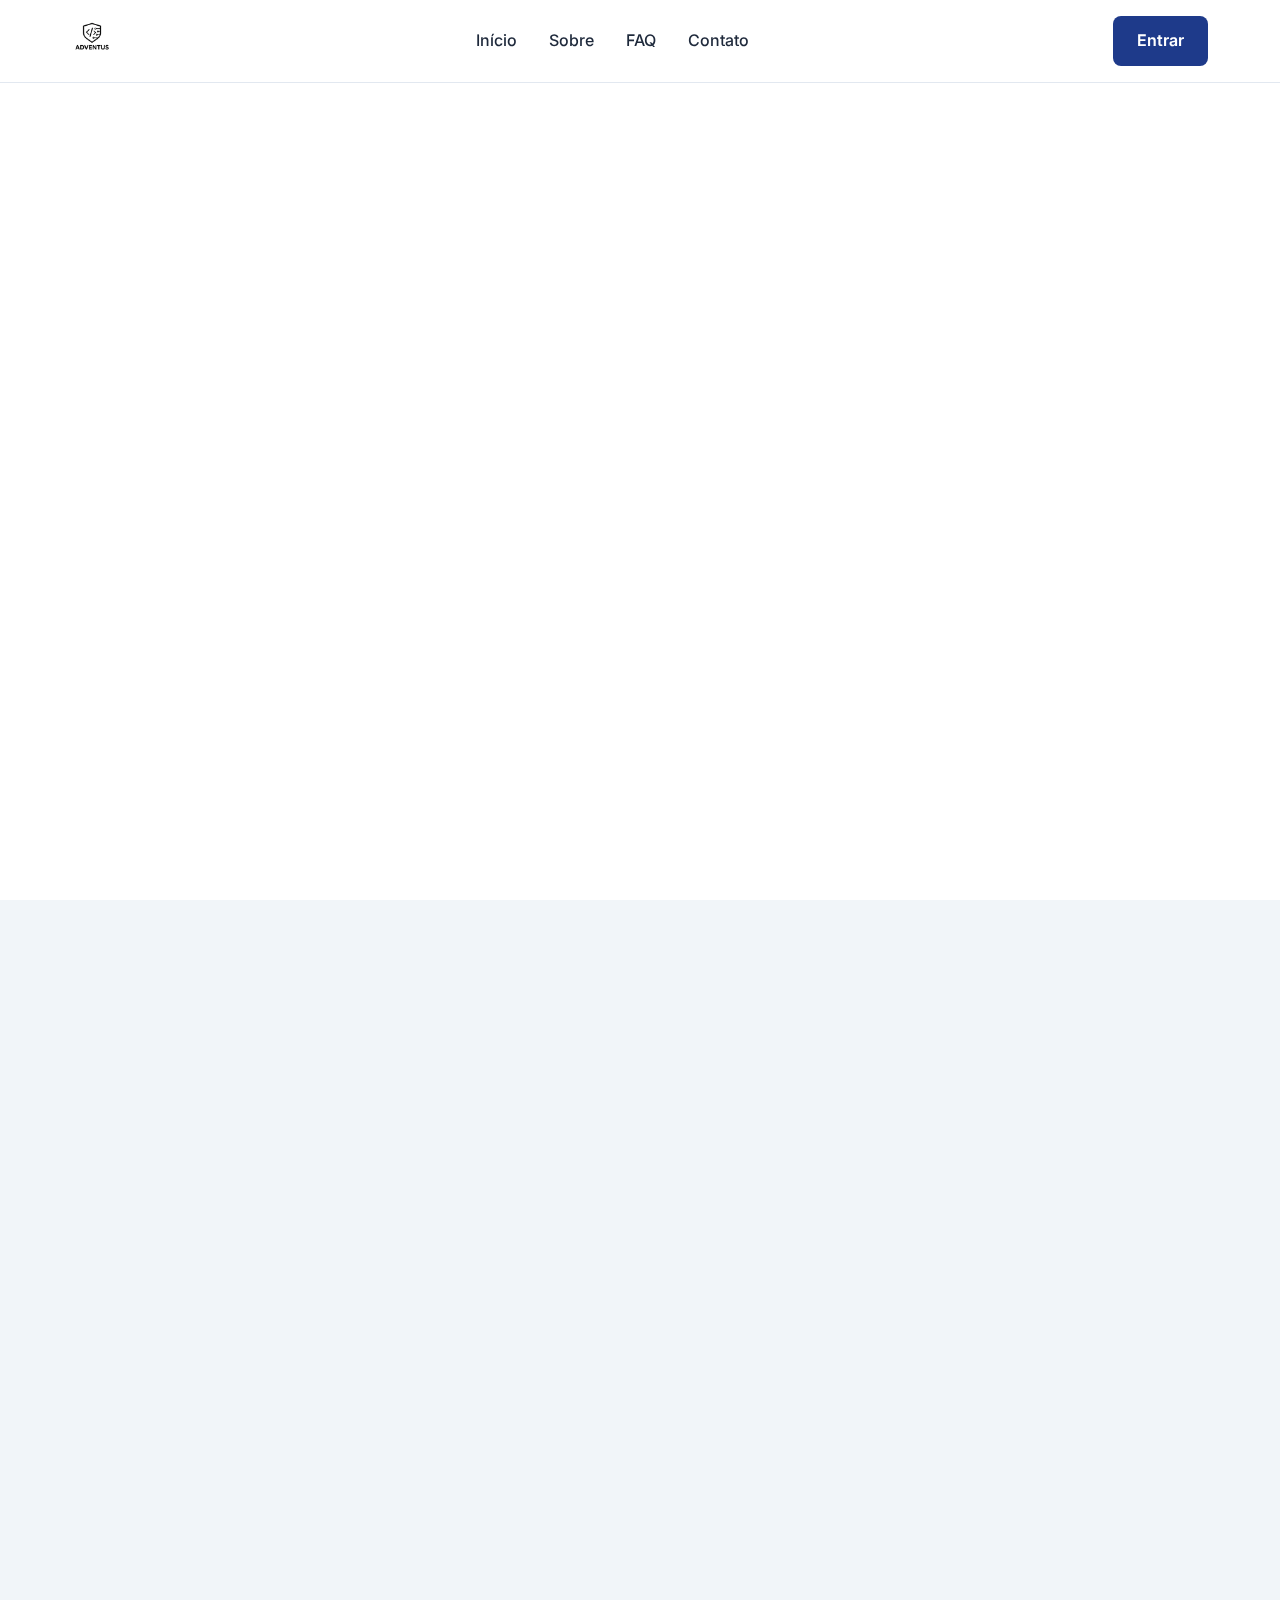
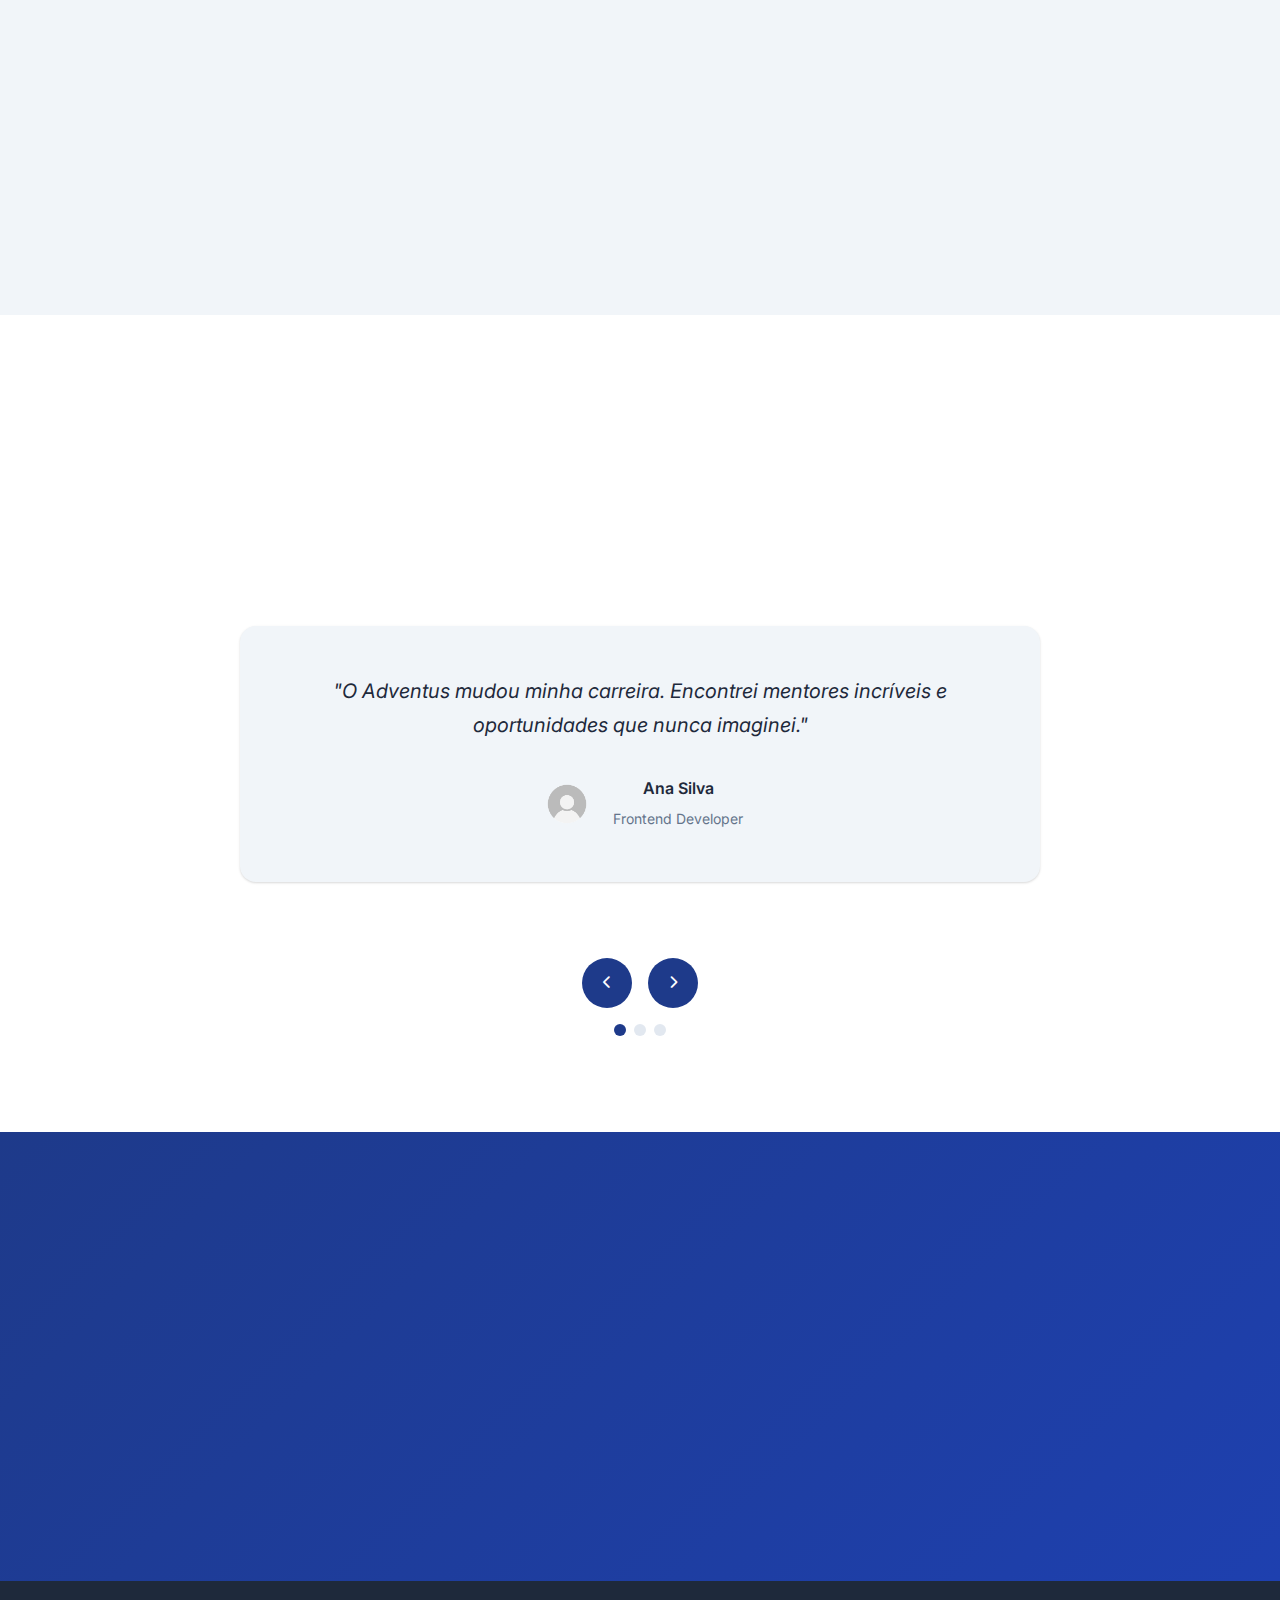
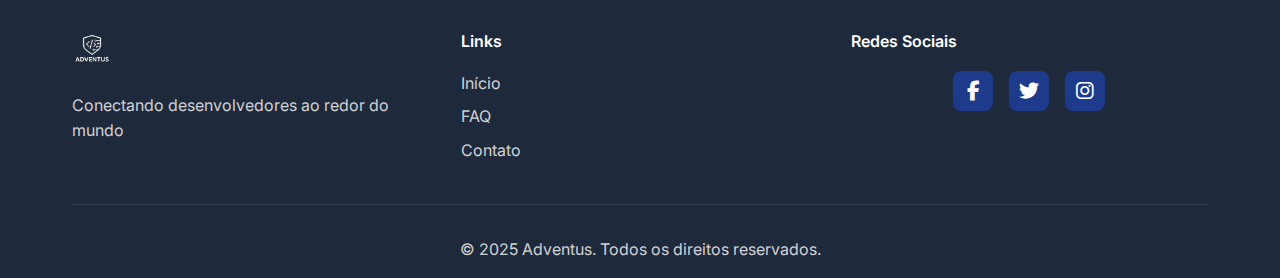
<file: index.html>
<!DOCTYPE html>
<html lang="pt-br">
<head>
    <meta charset="UTF-8">
    <meta name="viewport" content="width=device-width, initial-scale=1.0">
    <link rel="stylesheet" href="css/principal.css">
    <link rel="preconnect" href="https://fonts.googleapis.com">
    <link rel="preconnect" href="https://fonts.gstatic.com" crossorigin>
    <link href="https://fonts.googleapis.com/css2?family=Inter:wght@300;400;500;600;700&display=swap" rel="stylesheet">
    <link rel="stylesheet" href="https://cdnjs.cloudflare.com/ajax/libs/font-awesome/6.4.0/css/all.min.css">
    <link rel="icon" href="img/Adventus-Logo.png">
    <title>Adventus - Rede Social para Desenvolvedores</title>
</head>
<body>
    <nav class="navbar">
        <div class="nav-container">
            <div class="logo">
                <img src="img/Adventus.png" alt="Adventus">
            </div>
            <ul class="nav-menu">
                <li><a href="#home">Início</a></li>
                <li><a href="#sobre">Sobre</a></li>
                <li><a href="faq.html">FAQ</a></li>
                <li><a href="contato.html">Contato</a></li>
            </ul>
            <a href="login.html" class="cta-btn">Entrar</a>
        </div>
    </nav>

    <section id="home" class="hero">
        <div class="hero-content fade-in">
            <h1>Conecte-se com desenvolvedores ao redor do mundo</h1>
            <p>A rede social feita especialmente para programadores, desenvolvedores e entusiastas da tecnologia. Compartilhe conhecimento, aprenda e cresça junto com a comunidade.</p>
            <div class="hero-buttons">
                <a href="login.html" class="btn-primary">Começar Agora</a>
                <a href="#sobre" class="btn-secondary">Saiba Mais</a>
            </div>
        </div>
        <div class="hero-image fade-in">
            <img src="img/Hand coding.gif" alt="Desenvolvedor programando">
        </div>
    </section>

    <section id="sobre" class="about-section">
        <div class="container">
            <div class="section-header slide-up">
                <h2>Para quem foi feita esta rede social?</h2>
                <p>O Adventus foi criado pensando em todos os profissionais e entusiastas do mundo tech</p>
            </div>
            <div class="target-grid">
                <div class="target-card slide-up">
                    <i class="fas fa-code"></i>
                    <h3>Desenvolvedores</h3>
                    <p>Frontend, Backend, Fullstack - conecte-se com outros devs e compartilhe experiências</p>
                </div>
                <div class="target-card slide-up">
                    <i class="fas fa-graduation-cap"></i>
                    <h3>Estudantes</h3>
                    <p>Aprendendo programação? Encontre mentores e colegas para estudar junto</p>
                </div>
                <div class="target-card slide-up">
                    <i class="fas fa-briefcase"></i>
                    <h3>Profissionais de TI</h3>
                    <p>Analistas, arquitetos, gerentes - networking profissional na área tech</p>
                </div>
                <div class="target-card slide-up">
                    <i class="fas fa-lightbulb"></i>
                    <h3>Empreendedores Tech</h3>
                    <p>Startups, founders e inovadores - encontre parceiros e investidores</p>
                </div>
            </div>
        </div>
    </section>

    <section class="testimonials-section">
        <div class="container">
            <div class="section-header slide-up">
                <h2>O que dizem sobre o Adventus</h2>
                <p>Depoimentos de desenvolvedores que já fazem parte da nossa comunidade</p>
            </div>
            <div class="testimonials-slider">
                <div class="testimonial-track">
                    <div class="testimonial-card active">
                        <div class="testimonial-content">
                            <p>"O Adventus mudou minha carreira. Encontrei mentores incríveis e oportunidades que nunca imaginei."</p>
                            <div class="testimonial-author">
                                <img src="img/usuario.png" alt="Ana Silva">
                                <div>
                                    <h4>Ana Silva</h4>
                                    <span>Frontend Developer</span>
                                </div>
                            </div>
                        </div>
                    </div>
                    <div class="testimonial-card">
                        <div class="testimonial-content">
                            <p>"Comunidade incrível! Sempre encontro ajuda para resolver problemas complexos de programação."</p>
                            <div class="testimonial-author">
                                <img src="img/usuario.png" alt="Carlos Santos">
                                <div>
                                    <h4>Carlos Santos</h4>
                                    <span>Backend Developer</span>
                                </div>
                            </div>
                        </div>
                    </div>
                    <div class="testimonial-card">
                        <div class="testimonial-content">
                            <p>"Plataforma perfeita para networking. Consegui meu emprego atual através de conexões do Adventus."</p>
                            <div class="testimonial-author">
                                <img src="img/usuario.png" alt="Maria Costa">
                                <div>
                                    <h4>Maria Costa</h4>
                                    <span>Fullstack Developer</span>
                                </div>
                            </div>
                        </div>
                    </div>
                </div>
                <div class="slider-controls">
                    <button class="slider-btn prev"><i class="fas fa-chevron-left"></i></button>
                    <button class="slider-btn next"><i class="fas fa-chevron-right"></i></button>
                </div>
                <div class="slider-dots">
                    <span class="dot active" data-slide="0"></span>
                    <span class="dot" data-slide="1"></span>
                    <span class="dot" data-slide="2"></span>
                </div>
            </div>
        </div>
    </section>

    <section class="cta-section">
        <div class="container">
            <div class="cta-content slide-up">
                <h2>Pronto para fazer parte da comunidade?</h2>
                <p>Junte-se a milhares de desenvolvedores e comece a construir sua rede profissional hoje mesmo.</p>
                <a href="login.html" class="btn-primary large">Criar Conta Gratuita</a>
            </div>
        </div>
    </section>

    <footer class="footer">
        <div class="container">
            <div class="footer-content">
                <div class="footer-logo">
                    <img src="img/Adventus-Logo.png" alt="Adventus">
                    <p>Conectando desenvolvedores ao redor do mundo</p>
                </div>
                <div class="footer-links">
                    <h4>Links</h4>
                    <ul>
                        <li><a href="#home">Início</a></li>
                        <li><a href="faq.html">FAQ</a></li>
                        <li><a href="contato.html">Contato</a></li>
                    </ul>
                </div>
                <div class="footer-social">
                    <h4>Redes Sociais</h4>
                    <div class="social-icons">
                        <a href="#"><i class="fab fa-facebook-f"></i></a>
                        <a href="#"><i class="fab fa-twitter"></i></a>
                        <a href="#"><i class="fab fa-instagram"></i></a>
                    </div>
                </div>
            </div>
            <div class="footer-bottom">
                <p>&copy; 2025 Adventus. Todos os direitos reservados.</p>
            </div>
        </div>
    </footer>

    <script src="js/principal.js"></script>
</body>
</html>
</file>
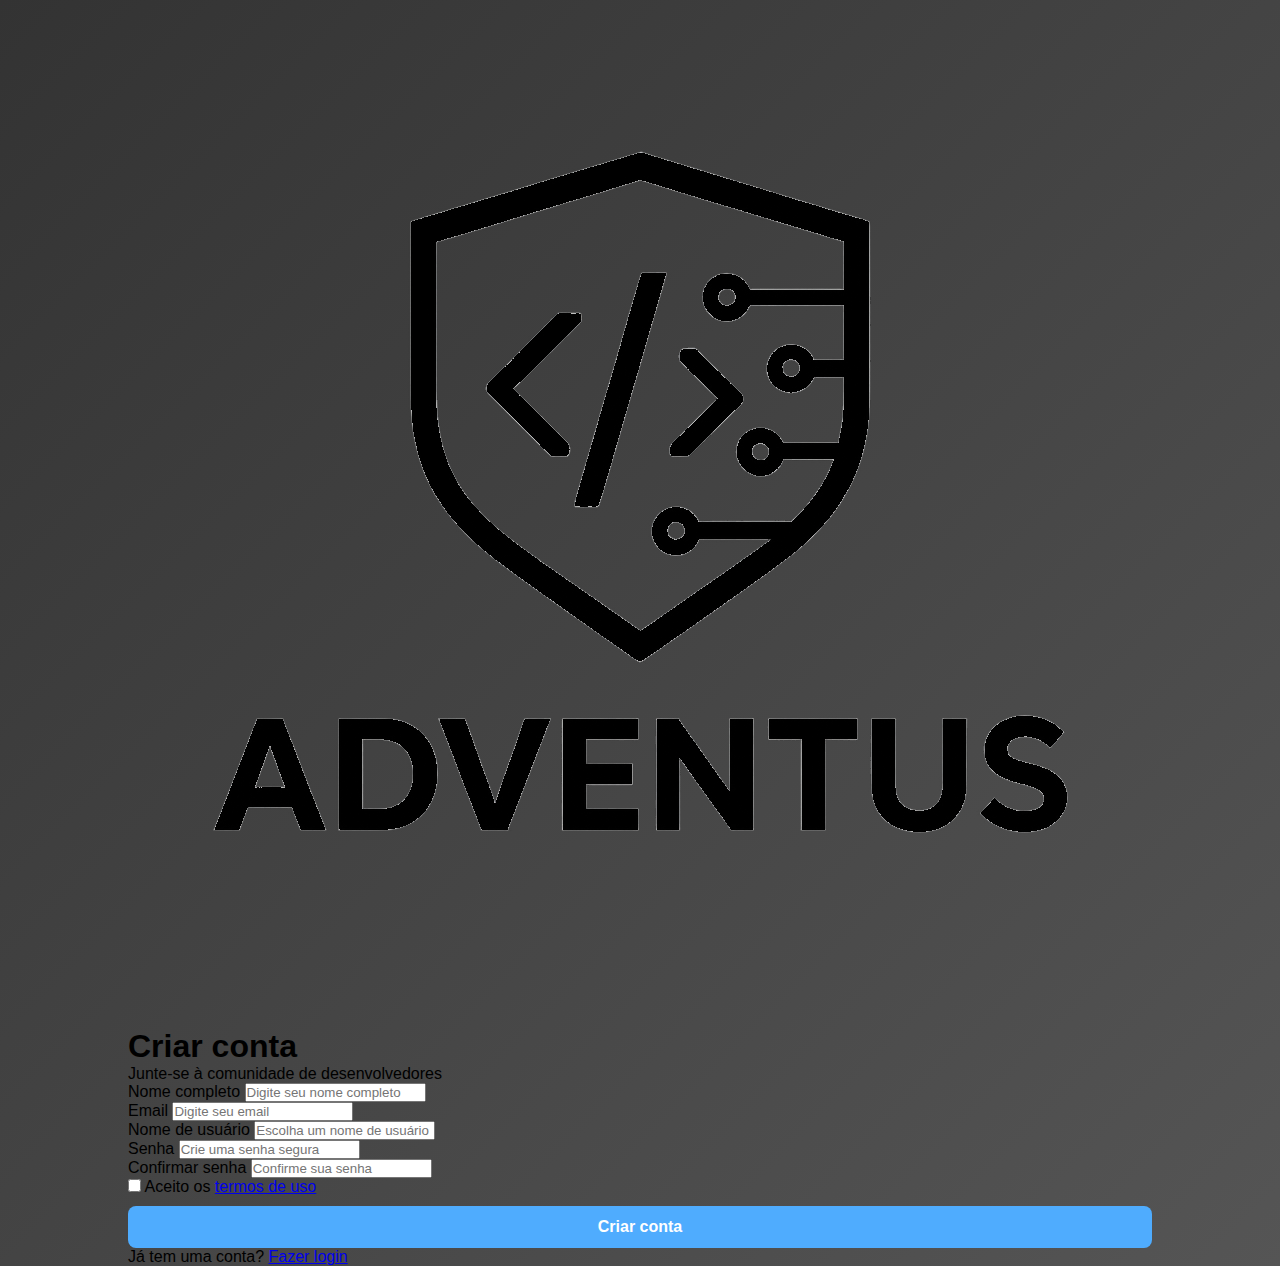
<file: cadastro.html>
<!DOCTYPE html>
<html lang="pt-br">
  <head>
    <meta charset="UTF-8" />
    <meta name="viewport" content="width=device-width, initial-scale=1.0" />
    <link rel="stylesheet" href="css/login.css" />
    <link rel="preconnect" href="https://fonts.googleapis.com" />
    <link rel="preconnect" href="https://fonts.gstatic.com" crossorigin />
    <link
      href="https://fonts.googleapis.com/css2?family=Inter:wght@300;400;500;600;700&display=swap"
      rel="stylesheet"
    />
    <link rel="icon" href="img/Adventus-Logo.png" />
    <title>Adventus - Cadastro</title>
  </head>
  <body>
    <main class="login-container">
      <div class="login-card">
        <header class="login-header">
          <img src="img/Adventus.png" alt="Logo Adventus" class="logo" />
          <h1>Criar conta</h1>
          <p>Junte-se à comunidade de desenvolvedores</p>
        </header>

        <form class="login-form" novalidate>
          <div class="form-group">
            <label for="fullname">Nome completo</label>
            <input
              type="text"
              id="fullname"
              name="fullname"
              placeholder="Digite seu nome completo"
              required
              autocomplete="name"
            />
          </div>

          <div class="form-group">
            <label for="email">Email</label>
            <input
              type="email"
              id="email"
              name="email"
              placeholder="Digite seu email"
              required
              autocomplete="email"
            />
          </div>

          <div class="form-group">
            <label for="username">Nome de usuário</label>
            <input
              type="text"
              id="username"
              name="username"
              placeholder="Escolha um nome de usuário"
              required
              autocomplete="username"
            />
          </div>

          <div class="form-group">
            <label for="password">Senha</label>
            <input
              type="password"
              id="password"
              name="password"
              placeholder="Crie uma senha segura"
              required
              autocomplete="new-password"
            />
          </div>

          <div class="form-group">
            <label for="confirm-password">Confirmar senha</label>
            <input
              type="password"
              id="confirm-password"
              name="confirm-password"
              placeholder="Confirme sua senha"
              required
              autocomplete="new-password"
            />
          </div>

          <div class="form-options">
            <label class="checkbox-container">
              <input type="checkbox" id="terms" name="terms" required />
              <span class="checkmark"></span>
              Aceito os <a href="#" class="forgot-password">termos de uso</a>
            </label>
          </div>

          <button type="submit" id="cadastroBtn" class="login-btn">
            Criar conta
          </button>
        </form>

        <div class="signup-link">
          <p>Já tem uma conta? <a href="login.html">Fazer login</a></p>
        </div>
      </div>
    </main>
    <script src="js/cadastro.js"></script>
  </body>
</html>
</file>
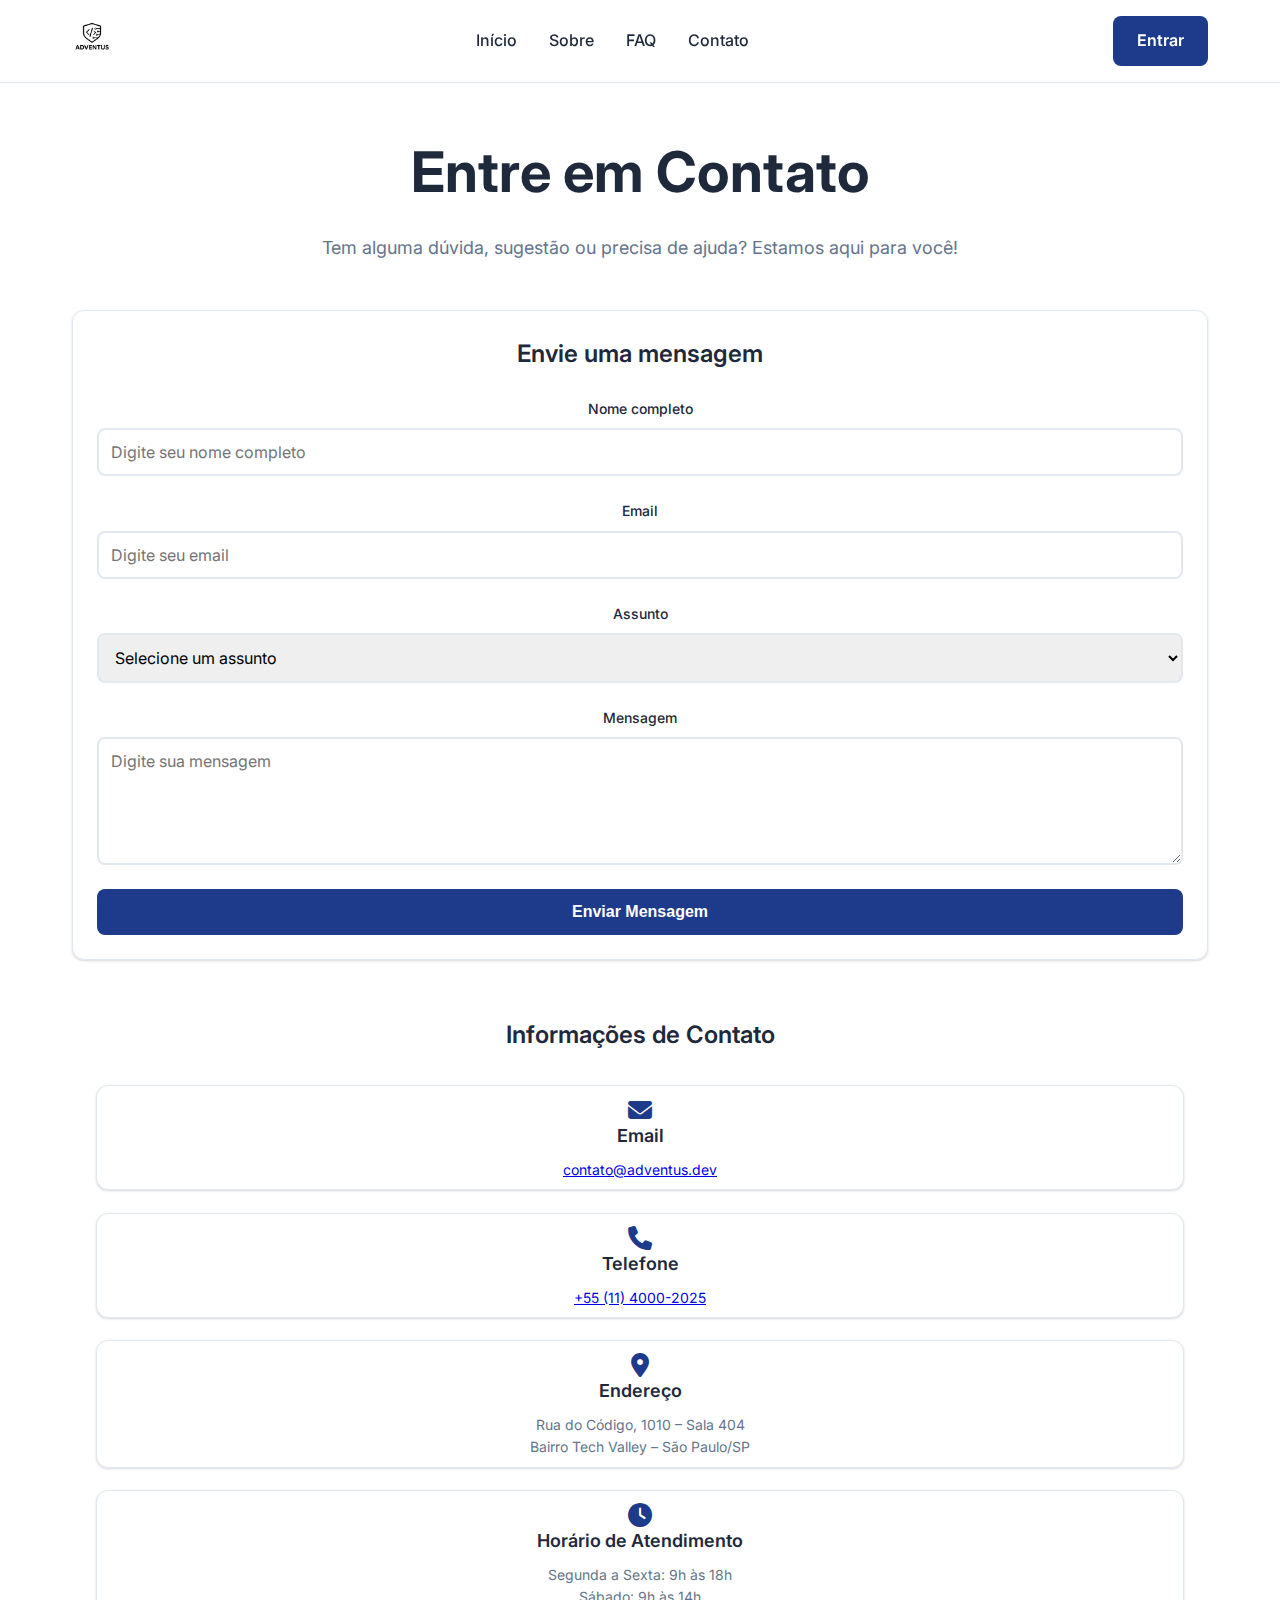
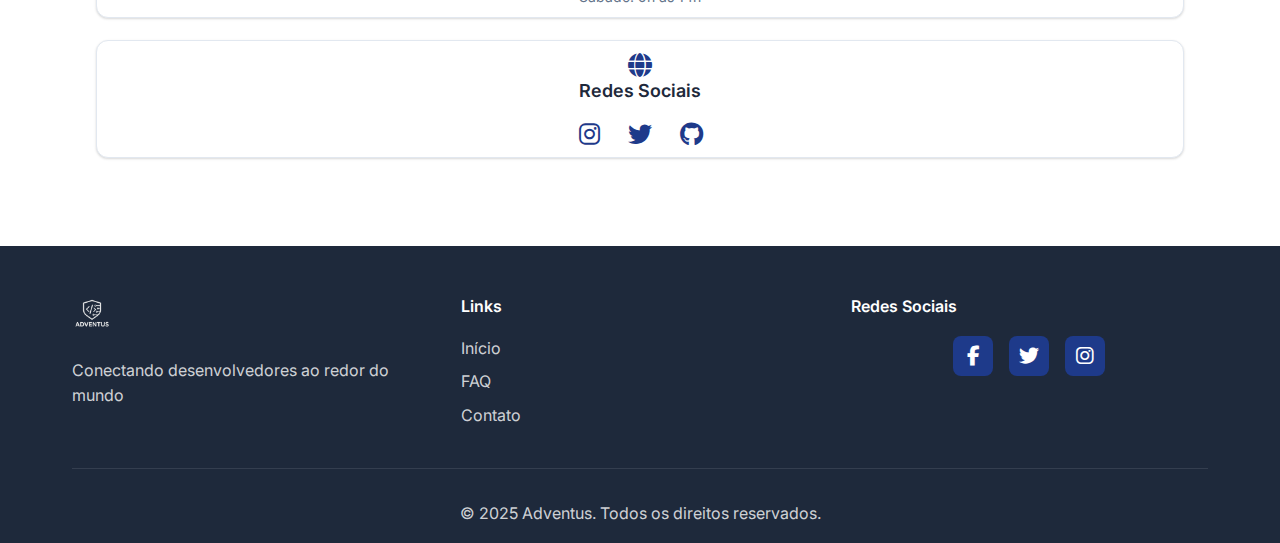
<file: contato.html>
<!DOCTYPE html>
<html lang="pt-br">
  <head>
    <meta charset="UTF-8" />
    <meta name="viewport" content="width=device-width, initial-scale=1.0" />
    <link rel="stylesheet" href="css/principal.css" />

    <link rel="icon" href="img/Adventus-Logo.png" />
    <link rel="preconnect" href="https://fonts.googleapis.com" />
    <link rel="preconnect" href="https://fonts.gstatic.com" crossorigin />
    <link
      href="https://fonts.googleapis.com/css2?family=Inter:wght@300;400;500;600;700&display=swap"
      rel="stylesheet"
    />
    <link
      rel="stylesheet"
      href="https://cdnjs.cloudflare.com/ajax/libs/font-awesome/6.4.0/css/all.min.css"
    />
    <title>Adventus - Contato</title>
  </head>

  <body>
    <nav class="navbar">
        <div class="nav-container">
            <div class="logo">
                <img src="img/Adventus.png" alt="Adventus">
            </div>
            <ul class="nav-menu">
                <li><a href="index.html">Início</a></li>
                <li><a href="index.html#sobre">Sobre</a></li>
                <li><a href="faq.html">FAQ</a></li>
                <li><a href="contato.html">Contato</a></li>
            </ul>
            <a href="login.html" class="cta-btn">Entrar</a>
        </div>
    </nav>

    <main>
      <div class="contact-container">
        <h1>Entre em Contato</h1>
        <p>
          Tem alguma dúvida, sugestão ou precisa de ajuda? Estamos aqui para
          você!
        </p>

        <div class="contact-grid">
          <div class="contact-form">
            <h2>Envie uma mensagem</h2>
            <form class="form-contact">
              <div class="form-group">
                <label for="name">Nome completo</label>
                <input
                  type="text"
                  id="name"
                  name="name"
                  placeholder="Digite seu nome completo"
                  required
                />
              </div>

              <div class="form-group">
                <label for="email">Email</label>
                <input
                  type="email"
                  id="email"
                  name="email"
                  placeholder="Digite seu email"
                  required
                />
              </div>

              <div class="form-group">
                <label for="subject">Assunto</label>
                <select id="subject" name="subject" required>
                  <option value="">Selecione um assunto</option>
                  <option value="suporte">Suporte Técnico</option>
                  <option value="sugestao">Sugestão</option>
                  <option value="parceria">Parceria</option>
                  <option value="outro">Outro</option>
                </select>
              </div>

              <div class="form-group">
                <label for="message">Mensagem</label>
                <textarea
                  id="message"
                  name="message"
                  rows="5"
                  placeholder="Digite sua mensagem"
                  required
                ></textarea>
              </div>

              <button type="submit" class="contact-btn">Enviar Mensagem</button>
            </form>
          </div>

          <div class="contact-info">
            <h2>Informações de Contato</h2>

            <div class="contact-item">
              <i class="fas fa-envelope"></i>
              <div>
                <h3>Email</h3>
                <p>
                  <a href="mailto:contato@adventus.dev">contato@adventus.dev</a>
                </p>
              </div>
            </div>

            <div class="contact-item">
              <i class="fas fa-phone"></i>
              <div>
                <h3>Telefone</h3>
                <p><a href="tel:+551140002025">+55 (11) 4000-2025</a></p>
              </div>
            </div>

            <div class="contact-item">
              <i class="fas fa-map-marker-alt"></i>
              <div>
                <h3>Endereço</h3>
                <p>
                  Rua do Código, 1010 – Sala 404<br />
                  Bairro Tech Valley – São Paulo/SP
                </p>
              </div>
            </div>

            <div class="contact-item">
              <i class="fas fa-clock"></i>
              <div>
                <h3>Horário de Atendimento</h3>
                <p>
                  Segunda a Sexta: 9h às 18h<br />
                  Sábado: 9h às 14h
                </p>
              </div>
            </div>

            <div class="contact-item">
              <i class="fas fa-globe"></i>
              <div>
                <h3>Redes Sociais</h3>
                <div class="contact-social">
                  <a
                    href="https://instagram.com/adventus.dev"
                    target="_blank"
                    aria-label="Instagram"
                  >
                    <i class="fab fa-instagram"></i>
                  </a>
                  <a
                    href="https://twitter.com/adventus_dev"
                    target="_blank"
                    aria-label="Twitter"
                  >
                    <i class="fab fa-twitter"></i>
                  </a>
                  <a
                    href="https://github.com/adventus"
                    target="_blank"
                    aria-label="GitHub"
                  >
                    <i class="fab fa-github"></i>
                  </a>
                </div>
              </div>
            </div>
          </div>
        </div>
      </div>
    </main>

    <footer class="footer">
      <div class="container">
        <div class="footer-content">
          <div class="footer-logo">
            <img src="img/Adventus-Logo.png" alt="Adventus">
            <p>Conectando desenvolvedores ao redor do mundo</p>
          </div>
          <div class="footer-links">
            <h4>Links</h4>
            <ul>
              <li><a href="index.html">Início</a></li>
              <li><a href="faq.html">FAQ</a></li>
              <li><a href="contato.html">Contato</a></li>
            </ul>
          </div>
          <div class="footer-social">
            <h4>Redes Sociais</h4>
            <div class="social-icons">
              <a href="#"><i class="fab fa-facebook-f"></i></a>
              <a href="#"><i class="fab fa-twitter"></i></a>
              <a href="#"><i class="fab fa-instagram"></i></a>
            </div>
          </div>
        </div>
        <div class="footer-bottom">
          <p>&copy; 2025 Adventus. Todos os direitos reservados.</p>
        </div>
      </div>
    </footer>


  </body>
</html>
</file>
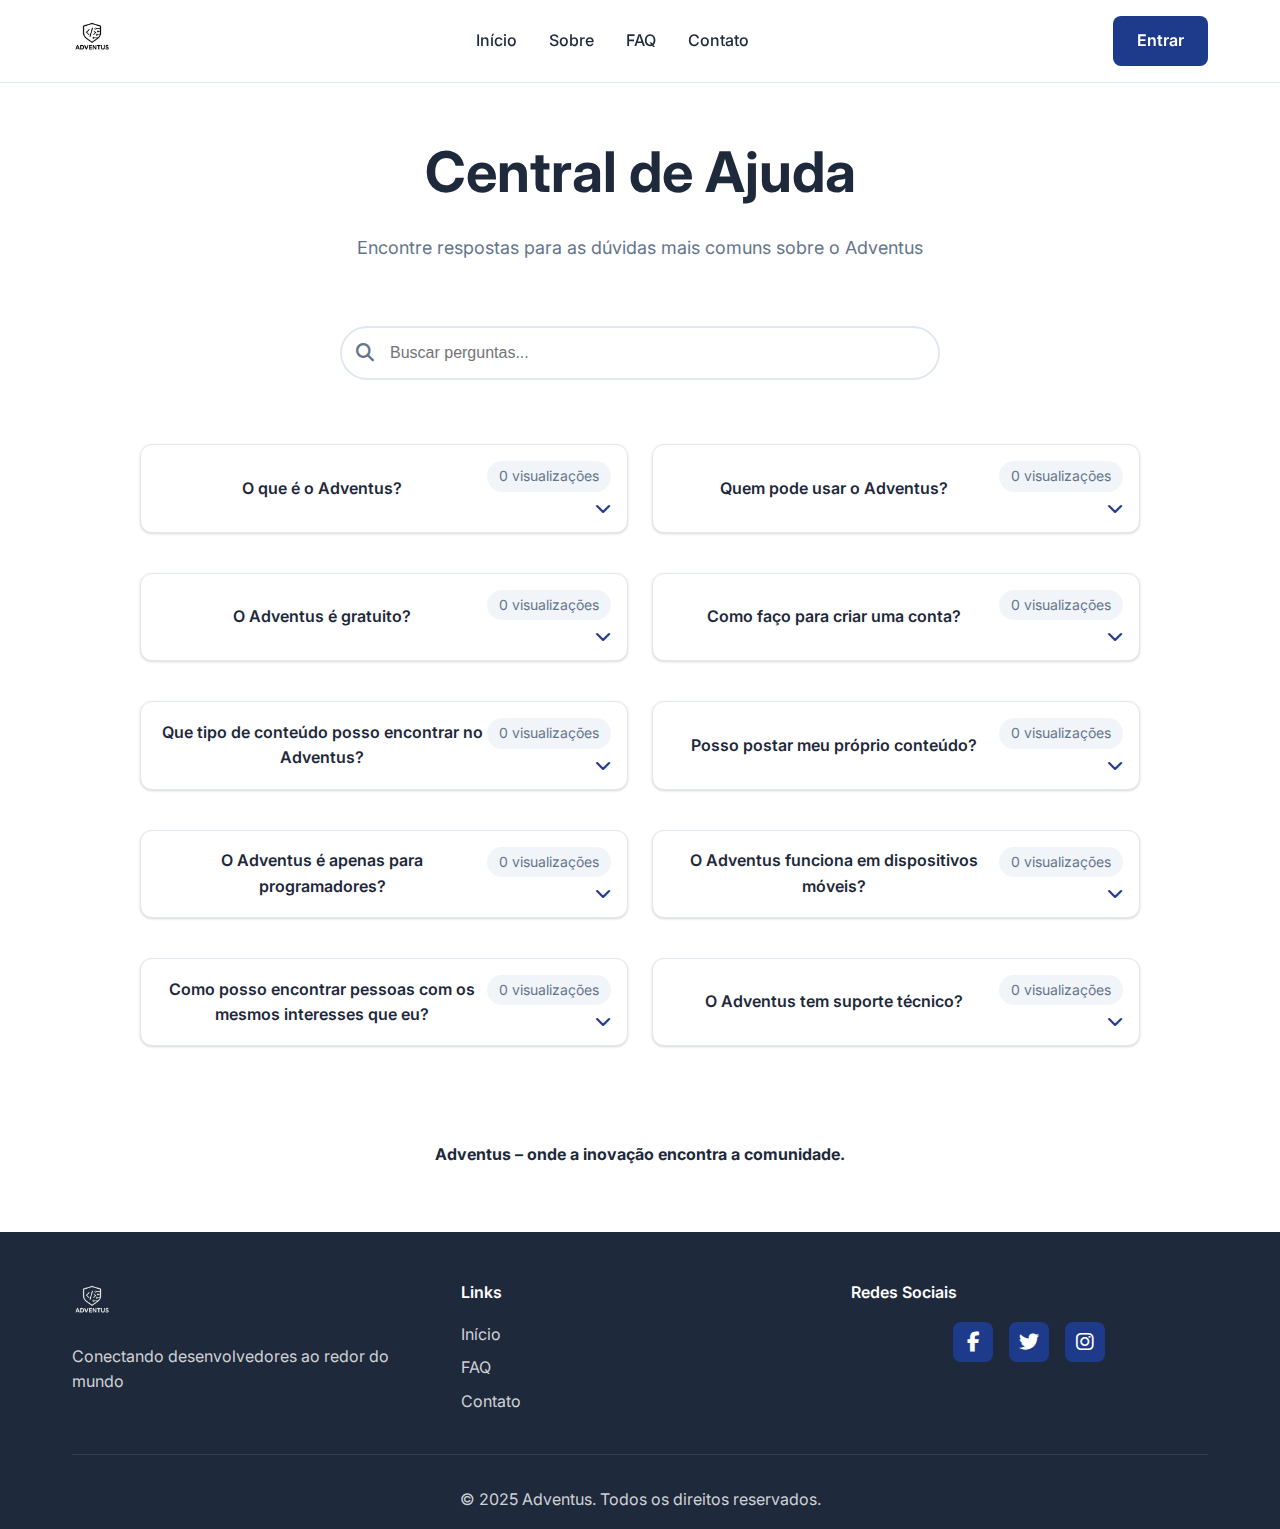
<file: faq.html>
<!DOCTYPE html>
<html lang="pt-br">
  <head>
    <meta charset="UTF-8" />
    <meta name="viewport" content="width=device-width, initial-scale=1.0" />
    <link rel="stylesheet" href="css/principal.css" />

    <link rel="icon" href="img/Adventus-Logo.png" />
    <link rel="preconnect" href="https://fonts.googleapis.com" />
    <link rel="preconnect" href="https://fonts.gstatic.com" crossorigin />
    <link
      href="https://fonts.googleapis.com/css2?family=Inter:wght@300;400;500;600;700&display=swap"
      rel="stylesheet"
    />
    <link
      rel="stylesheet"
      href="https://cdnjs.cloudflare.com/ajax/libs/font-awesome/6.4.0/css/all.min.css"
    />
    <title>Adventus - Perguntas Frequentes</title>
  </head>

  <body>
    <nav class="navbar">
        <div class="nav-container">
            <div class="logo">
                <img src="img/Adventus.png" alt="Adventus">
            </div>
            <ul class="nav-menu">
                <li><a href="index.html">Início</a></li>
                <li><a href="index.html#sobre">Sobre</a></li>
                <li><a href="faq.html">FAQ</a></li>
                <li><a href="contato.html">Contato</a></li>
            </ul>
            <a href="login.html" class="cta-btn">Entrar</a>
        </div>
    </nav>

    <main>
      <div class="faq-container">
        <h1>Central de Ajuda</h1>
        <p>Encontre respostas para as dúvidas mais comuns sobre o Adventus</p>
        
        <div class="search-container">
          <input type="text" id="searchInput" placeholder="Buscar perguntas..." class="search-input">
          <i class="fas fa-search search-icon"></i>
        </div>

        <div class="faq-accordion" id="faqAccordion">
          <div class="faq-item" data-keywords="adventus rede social desenvolvedores programadores">
            <div class="faq-question">
              <h3>O que é o Adventus?</h3>
              <div class="faq-meta">
                <span class="view-count">0 visualizações</span>
                <i class="fas fa-chevron-down"></i>
              </div>
            </div>
            <div class="faq-answer">
              <p>O Adventus é uma rede social feita especialmente para desenvolvedores, programadores e apaixonados por tecnologia. Nosso objetivo é criar um espaço onde você possa aprender, compartilhar experiências e acompanhar as últimas novidades do mundo da programação.</p>
            </div>
          </div>

          <div class="faq-item" data-keywords="quem pode usar estudantes profissionais">
            <div class="faq-question">
              <h3>Quem pode usar o Adventus?</h3>
              <div class="faq-meta">
                <span class="view-count">0 visualizações</span>
                <i class="fas fa-chevron-down"></i>
              </div>
            </div>
            <div class="faq-answer">
              <p>Qualquer pessoa interessada em tecnologia! Seja estudante, iniciante, profissional experiente ou apenas curioso, o Adventus é para todos que desejam trocar conhecimento e crescer junto da comunidade.</p>
            </div>
          </div>

          <div class="faq-item" data-keywords="gratuito preço custo premium">
            <div class="faq-question">
              <h3>O Adventus é gratuito?</h3>
              <div class="faq-meta">
                <span class="view-count">0 visualizações</span>
                <i class="fas fa-chevron-down"></i>
              </div>
            </div>
            <div class="faq-answer">
              <p>Sim! O acesso ao Adventus é totalmente gratuito. Algumas funcionalidades extras (como cursos avançados e conteúdos exclusivos) podem ser disponibilizadas futuramente em planos premium.</p>
            </div>
          </div>

          <div class="faq-item" data-keywords="criar conta cadastro registro">
            <div class="faq-question">
              <h3>Como faço para criar uma conta?</h3>
              <div class="faq-meta">
                <span class="view-count">0 visualizações</span>
                <i class="fas fa-chevron-down"></i>
              </div>
            </div>
            <div class="faq-answer">
              <p>É simples: clique em "Cadastre-se" na página inicial, preencha seus dados básicos e pronto! Em poucos segundos você já poderá explorar tudo que o Adventus oferece.</p>
            </div>
          </div>

          <div class="faq-item" data-keywords="conteúdo tutoriais artigos fóruns">
            <div class="faq-question">
              <h3>Que tipo de conteúdo posso encontrar no Adventus?</h3>
              <div class="faq-meta">
                <span class="view-count">0 visualizações</span>
                <i class="fas fa-chevron-down"></i>
              </div>
            </div>
            <div class="faq-answer">
              <p>Você encontrará:</p>
              <ul>
                <li>Fóruns e debates sobre linguagens de programação</li>
                <li>Tutoriais e vídeos educativos</li>
                <li>Artigos sobre tendências em tecnologia</li>
                <li>Espaços para networking com outros devs</li>
                <li>Dicas de carreira e mercado de trabalho em TI</li>
              </ul>
            </div>
          </div>

          <div class="faq-item" data-keywords="postar conteúdo publicar artigos">
            <div class="faq-question">
              <h3>Posso postar meu próprio conteúdo?</h3>
              <div class="faq-meta">
                <span class="view-count">0 visualizações</span>
                <i class="fas fa-chevron-down"></i>
              </div>
            </div>
            <div class="faq-answer">
              <p>Sim! Todo usuário pode criar publicações, compartilhar artigos, projetos e até tutoriais. Queremos que você ensine tanto quanto aprende.</p>
            </div>
          </div>

          <div class="faq-item" data-keywords="apenas programadores designers analistas">
            <div class="faq-question">
              <h3>O Adventus é apenas para programadores?</h3>
              <div class="faq-meta">
                <span class="view-count">0 visualizações</span>
                <i class="fas fa-chevron-down"></i>
              </div>
            </div>
            <div class="faq-answer">
              <p>Não! Designers, engenheiros, analistas, estudantes de TI e até curiosos pelo mundo tech são bem-vindos. A ideia é reunir diferentes perspectivas da área de tecnologia.</p>
            </div>
          </div>

          <div class="faq-item" data-keywords="mobile celular dispositivos móveis app">
            <div class="faq-question">
              <h3>O Adventus funciona em dispositivos móveis?</h3>
              <div class="faq-meta">
                <span class="view-count">0 visualizações</span>
                <i class="fas fa-chevron-down"></i>
              </div>
            </div>
            <div class="faq-answer">
              <p>Sim. O site é responsivo e pode ser acessado pelo navegador do seu celular. Em breve também lançaremos aplicativos dedicados para Android e iOS.</p>
            </div>
          </div>

          <div class="faq-item" data-keywords="encontrar pessoas networking comunidades">
            <div class="faq-question">
              <h3>Como posso encontrar pessoas com os mesmos interesses que eu?</h3>
              <div class="faq-meta">
                <span class="view-count">0 visualizações</span>
                <i class="fas fa-chevron-down"></i>
              </div>
            </div>
            <div class="faq-answer">
              <p>Você pode seguir outros usuários, entrar em comunidades temáticas (ex.: JavaScript, Python, Inteligência Artificial) e participar de grupos de discussão.</p>
            </div>
          </div>

          <div class="faq-item" data-keywords="suporte técnico ajuda contato">
            <div class="faq-question">
              <h3>O Adventus tem suporte técnico?</h3>
              <div class="faq-meta">
                <span class="view-count">0 visualizações</span>
                <i class="fas fa-chevron-down"></i>
              </div>
            </div>
            <div class="faq-answer">
              <p>Sim. Se tiver problemas ou dúvidas, acesse a aba "Ajuda e Suporte" dentro da plataforma ou envie um e-mail para <a href="mailto:suporte@adventus.dev">suporte@adventus.dev</a>. Nossa equipe estará pronta para ajudar.</p>
            </div>
          </div>
        </div>

        <div class="no-results" id="noResults" style="display: none;">
          <p>Nenhuma pergunta encontrada. Tente usar outras palavras-chave.</p>
        </div>

        <div style="text-align: center; margin-top: 3rem">
          <strong>Adventus – onde a inovação encontra a comunidade.</strong>
        </div>
      </div>
    </main>

    <footer class="footer">
      <div class="container">
        <div class="footer-content">
          <div class="footer-logo">
            <img src="img/Adventus-Logo.png" alt="Adventus">
            <p>Conectando desenvolvedores ao redor do mundo</p>
          </div>
          <div class="footer-links">
            <h4>Links</h4>
            <ul>
              <li><a href="index.html">Início</a></li>
              <li><a href="faq.html">FAQ</a></li>
              <li><a href="contato.html">Contato</a></li>
            </ul>
          </div>
          <div class="footer-social">
            <h4>Redes Sociais</h4>
            <div class="social-icons">
              <a href="#"><i class="fab fa-facebook-f"></i></a>
              <a href="#"><i class="fab fa-twitter"></i></a>
              <a href="#"><i class="fab fa-instagram"></i></a>
            </div>
          </div>
        </div>
        <div class="footer-bottom">
          <p>&copy; 2025 Adventus. Todos os direitos reservados.</p>
        </div>
      </div>
    </footer>


    <script src="js/faq.js"></script>
  </body>
</html>
</file>
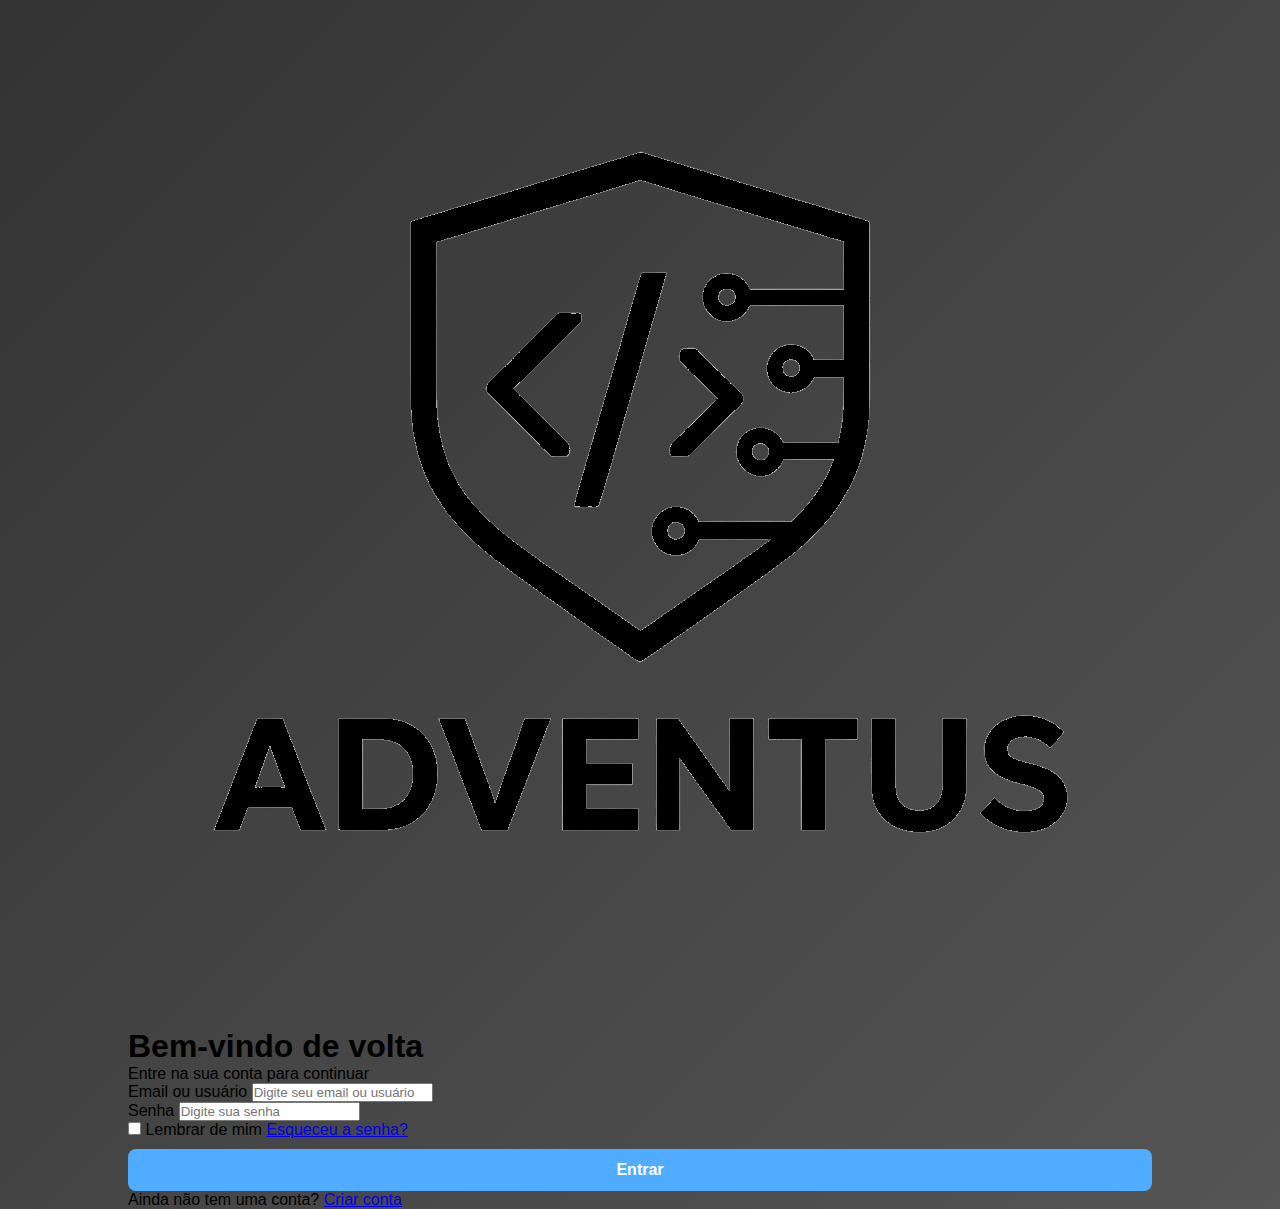
<file: login.html>
<!DOCTYPE html>
<html lang="pt-br">
  <head>
    <meta charset="UTF-8" />
    <meta name="viewport" content="width=device-width, initial-scale=1.0" />
    <link rel="stylesheet" href="css/login.css" />
    <link rel="preconnect" href="https://fonts.googleapis.com" />
    <link rel="preconnect" href="https://fonts.gstatic.com" crossorigin />
    <link
      href="https://fonts.googleapis.com/css2?family=Inter:wght@300;400;500;600;700&display=swap"
      rel="stylesheet"
    />
    <link rel="icon" href="img/Adventus-Logo.png" />
    <title>Adventus - Login</title>
  </head>
  <body>
    <main class="login-container">
      <div class="login-card">
        <header class="login-header">
          <img src="img/Adventus.png" alt="Logo Adventus" class="logo" />
          <h1>Bem-vindo de volta</h1>
          <p>Entre na sua conta para continuar</p>
        </header>

        <form class="login-form" novalidate>
          <div class="form-group">
            <label for="username">Email ou usuário</label>
            <input
              type="text"
              id="username"
              name="username"
              placeholder="Digite seu email ou usuário"
              required
              autocomplete="username"
            />
          </div>

          <div class="form-group">
            <label for="password">Senha</label>
            <input
              type="password"
              id="password"
              name="password"
              placeholder="Digite sua senha"
              required
              autocomplete="current-password"
            />
          </div>

          <div class="form-options">
            <label class="checkbox-container">
              <input type="checkbox" id="remember" name="remember" />
              <span class="checkmark"></span>
              Lembrar de mim
            </label>
            <a href="#" class="forgot-password">Esqueceu a senha?</a>
          </div>

          <button type="submit" id="loginBtn" class="login-btn">Entrar</button>
        </form>

        <div class="signup-link">
          <p>
            Ainda não tem uma conta? <a href="cadastro.html">Criar conta</a>
          </p>
        </div>
      </div>
    </main>
    <script src="js/login.js"></script>
  </body>
</html>
</file>
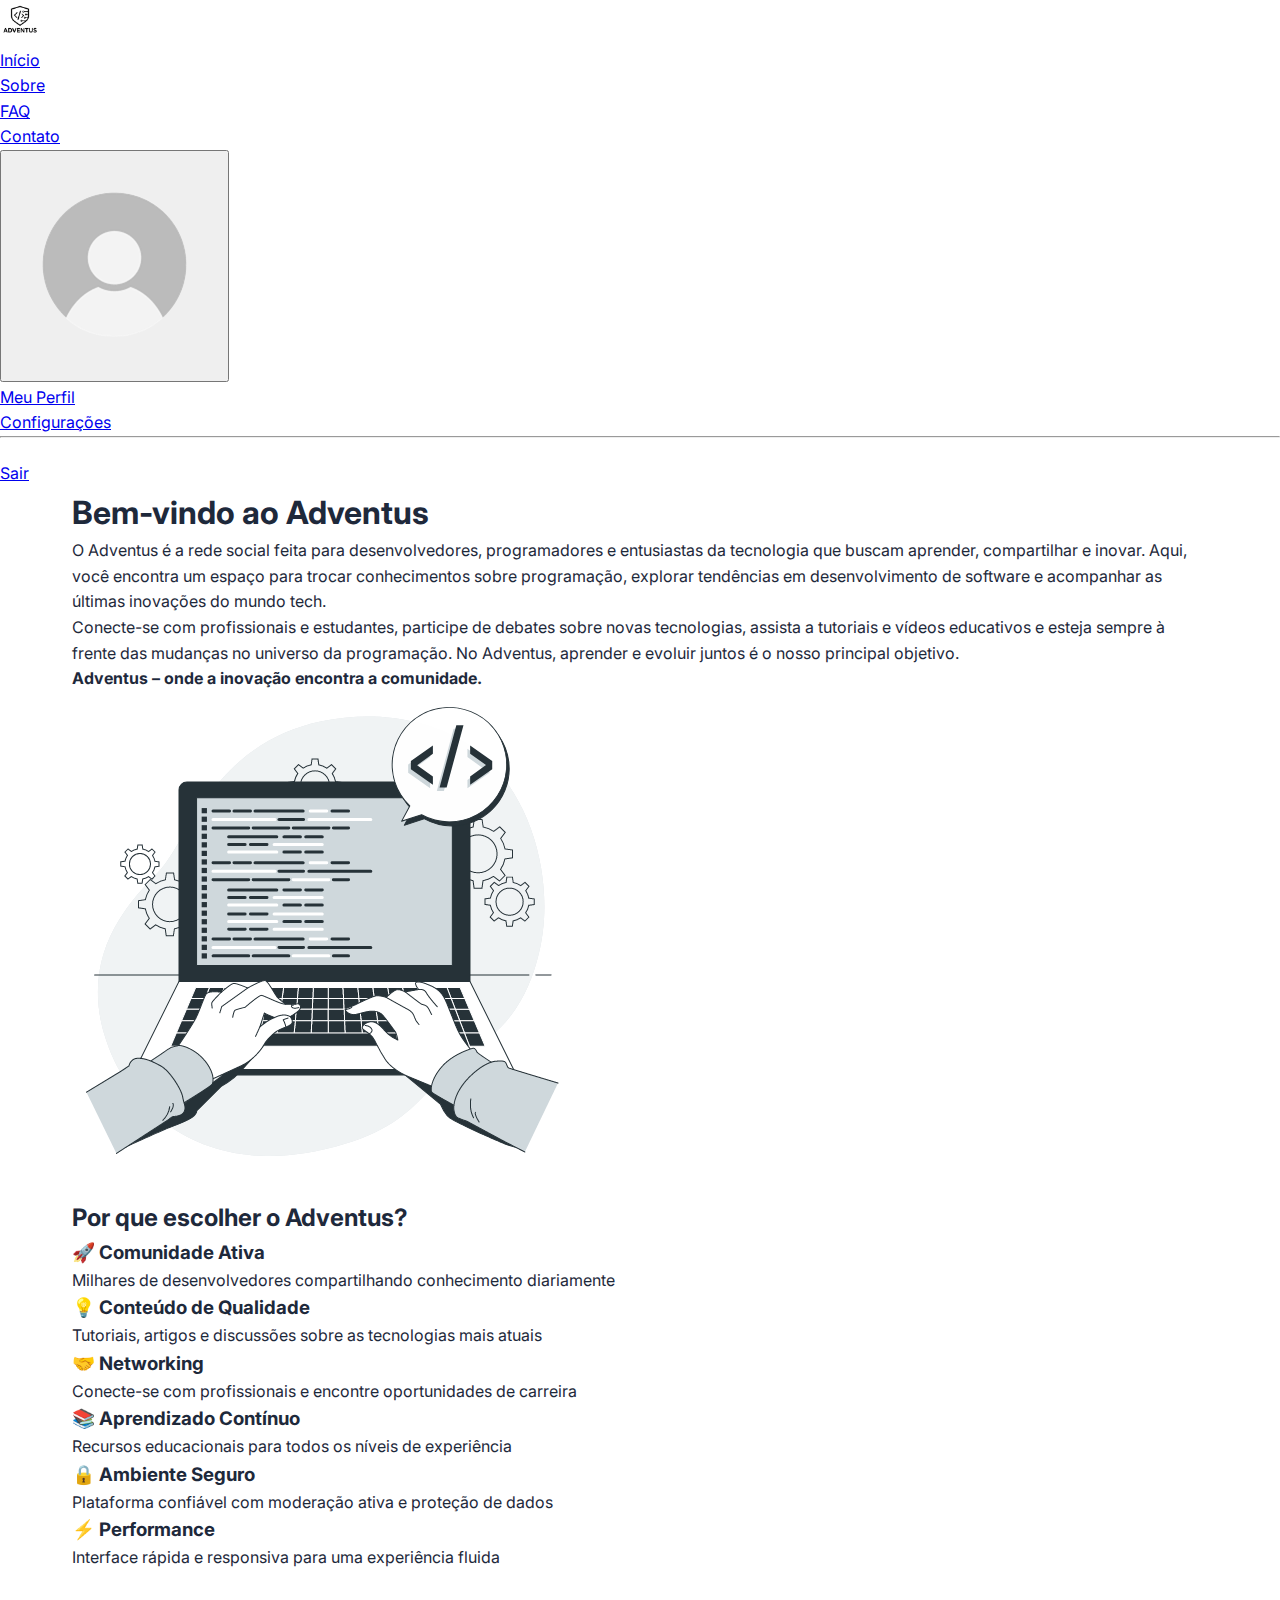
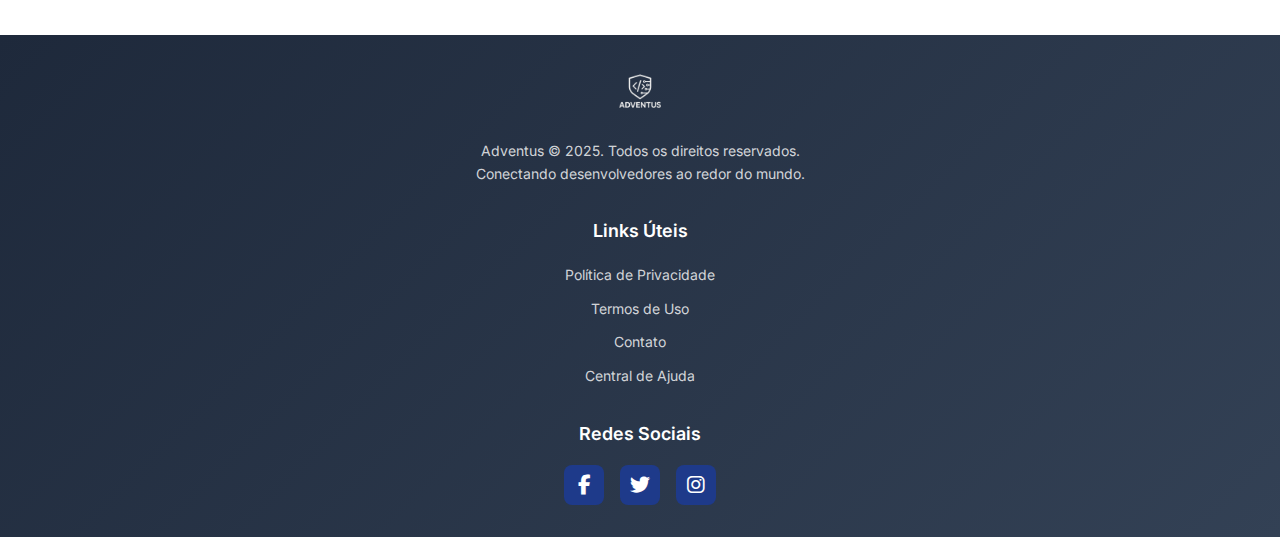
<file: principal.html>
<!DOCTYPE html>
<html lang="pt-br">
  <head>
    <meta charset="UTF-8" />
    <meta name="viewport" content="width=device-width, initial-scale=1.0" />
    <link rel="stylesheet" href="css/principal.css" />
    <link
      href="https://cdn.jsdelivr.net/npm/bootstrap@5.3.8/dist/css/bootstrap.min.css"
      rel="stylesheet"
      integrity="sha384-sRIl4kxILFvY47J16cr9ZwB07vP4J8+LH7qKQnuqkuIAvNWLzeN8tE5YBujZqJLB"
      crossorigin="anonymous"
    />
    <link rel="icon" href="img/Adventus-Logo.png" />
    <link rel="preconnect" href="https://fonts.googleapis.com" />
    <link rel="preconnect" href="https://fonts.gstatic.com" crossorigin />
    <link
      href="https://fonts.googleapis.com/css2?family=Inter:wght@300;400;500;600;700&display=swap"
      rel="stylesheet"
    />
    <link
      rel="stylesheet"
      href="https://cdnjs.cloudflare.com/ajax/libs/font-awesome/6.4.0/css/all.min.css"
    />
    <title>Adventus - Rede Social para Desenvolvedores</title>
  </head>

  <body>
    <nav class="menu">
      <div class="logo">
        <a href="principal.html">
          <img src="img/Adventus.png" alt="Adventus - Página inicial" />
        </a>
      </div>
      <ul>
        <li><a href="principal.html">Início</a></li>
        <li><a href="#sobre">Sobre</a></li>
        <li><a href="faq.html">FAQ</a></li>
        <li><a href="contato.html">Contato</a></li>
      </ul>
      <div class="dropdown">
        <button
          class="btn dropdown-toggle user-btn"
          type="button"
          data-bs-toggle="dropdown"
          aria-expanded="false"
        >
          <img src="img/usuario.png" alt="Menu do usuário" class="user-img" />
        </button>
        <ul class="dropdown-menu dropdown-menu-end">
          <li><a class="dropdown-item" href="#perfil">Meu Perfil</a></li>
          <li>
            <a class="dropdown-item" href="#configuracoes">Configurações</a>
          </li>
          <li><hr class="dropdown-divider" /></li>
          <li><a class="dropdown-item" href="index.html">Sair</a></li>
        </ul>
      </div>
    </nav>

    <main>
      <section class="container">
        <div class="texto">
          <h1>Bem-vindo ao Adventus</h1>
          <p>
            O Adventus é a rede social feita para desenvolvedores, programadores
            e entusiastas da tecnologia que buscam aprender, compartilhar e
            inovar. Aqui, você encontra um espaço para trocar conhecimentos
            sobre programação, explorar tendências em desenvolvimento de
            software e acompanhar as últimas inovações do mundo tech.
          </p>
          <p>
            Conecte-se com profissionais e estudantes, participe de debates
            sobre novas tecnologias, assista a tutoriais e vídeos educativos e
            esteja sempre à frente das mudanças no universo da programação. No
            Adventus, aprender e evoluir juntos é o nosso principal objetivo.
          </p>
          <strong>Adventus – onde a inovação encontra a comunidade.</strong>
        </div>
        <div class="imagem">
          <img src="img/Hand coding.gif" alt="Desenvolvedor programando" />
        </div>
      </section>

      <section id="sobre" class="container sobre-section">
        <div class="texto">
          <h2>Por que escolher o Adventus?</h2>
          <div class="features-grid">
            <article class="feature-card">
              <h3>🚀 Comunidade Ativa</h3>
              <p>
                Milhares de desenvolvedores compartilhando conhecimento
                diariamente
              </p>
            </article>
            <article class="feature-card">
              <h3>💡 Conteúdo de Qualidade</h3>
              <p>
                Tutoriais, artigos e discussões sobre as tecnologias mais atuais
              </p>
            </article>
            <article class="feature-card">
              <h3>🤝 Networking</h3>
              <p>
                Conecte-se com profissionais e encontre oportunidades de
                carreira
              </p>
            </article>
            <article class="feature-card">
              <h3>📚 Aprendizado Contínuo</h3>
              <p>Recursos educacionais para todos os níveis de experiência</p>
            </article>
            <article class="feature-card">
              <h3>🔒 Ambiente Seguro</h3>
              <p>
                Plataforma confiável com moderação ativa e proteção de dados
              </p>
            </article>
            <article class="feature-card">
              <h3>⚡ Performance</h3>
              <p>Interface rápida e responsiva para uma experiência fluida</p>
            </article>
          </div>
        </div>
      </section>
    </main>

    <footer class="rodape">
      <div class="rodape-container">
        <div class="rodape-logo">
          <img src="img/Adventus-Logo.png" alt="Logo Adventus" />
          <p>Adventus © 2025. Todos os direitos reservados.</p>
          <p>Conectando desenvolvedores ao redor do mundo.</p>
        </div>

        <div class="rodape-links">
          <h4>Links Úteis</h4>
          <ul>
            <li><a href="#politica">Política de Privacidade</a></li>
            <li><a href="#termos">Termos de Uso</a></li>
            <li><a href="contato.html">Contato</a></li>
            <li><a href="#ajuda">Central de Ajuda</a></li>
          </ul>
        </div>

        <div class="rodape-social">
          <h4>Redes Sociais</h4>
          <div class="social-icons">
            <a
              href="https://facebook.com/Adventus"
              target="_blank"
              class="facebook"
              aria-label="Facebook"
            >
              <i class="fab fa-facebook-f"></i>
            </a>
            <a
              href="https://twitter.com/Adventus"
              target="_blank"
              class="twitter"
              aria-label="Twitter"
            >
              <i class="fab fa-twitter"></i>
            </a>
            <a
              href="https://instagram.com/Adventus"
              target="_blank"
              class="instagram"
              aria-label="Instagram"
            >
              <i class="fab fa-instagram"></i>
            </a>
          </div>
        </div>
      </div>
    </footer>

    <script src="https://cdn.jsdelivr.net/npm/bootstrap@5.3.8/dist/js/bootstrap.bundle.min.js"></script>
  </body>
</html>
</file>
<file: css/principal.css>
:root {
  --primary-color: #1e3a8a;
  --primary-hover: #1e40af;
  --secondary-color: #f8fafc;
  --text-primary: #1e293b;
  --text-secondary: #64748b;
  --border-color: #e2e8f0;
  --background-light: #f1f5f9;
  --shadow-light: 0 1px 3px 0 rgba(0, 0, 0, 0.1), 0 1px 2px 0 rgba(0, 0, 0, 0.06);
  --shadow-medium: 0 4px 6px -1px rgba(0, 0, 0, 0.1), 0 2px 4px -1px rgba(0, 0, 0, 0.06);
  --shadow-large: 0 20px 25px -5px rgba(0, 0, 0, 0.1), 0 10px 10px -5px rgba(0, 0, 0, 0.04);
}

* {
  margin: 0;
  padding: 0;
  box-sizing: border-box;
}

body {
  font-family: 'Inter', -apple-system, BlinkMacSystemFont, 'Segoe UI', sans-serif;
  line-height: 1.6;
  color: var(--text-primary);
  overflow-x: hidden;
}

.container {
  max-width: 1200px;
  margin: 0 auto;
  padding: 0 2rem;
}

/* Navbar */
.navbar {
  position: fixed;
  top: 0;
  width: 100%;
  background: rgba(255, 255, 255, 0.95);
  backdrop-filter: blur(10px);
  border-bottom: 1px solid var(--border-color);
  z-index: 1000;
  transition: all 0.3s ease;
}

.nav-container {
  max-width: 1200px;
  margin: 0 auto;
  display: flex;
  justify-content: space-between;
  align-items: center;
  padding: 1rem 2rem;
}

.logo img {
  height: 40px;
  border-radius: 8px;
}

.nav-menu {
  display: flex;
  list-style: none;
  gap: 2rem;
}

.nav-menu a {
  text-decoration: none;
  color: var(--text-primary);
  font-weight: 500;
  transition: color 0.3s ease;
}

.nav-menu a:hover {
  color: var(--primary-color);
}

.cta-btn {
  background: var(--primary-color);
  color: white;
  padding: 0.75rem 1.5rem;
  border-radius: 8px;
  text-decoration: none;
  font-weight: 600;
  transition: all 0.3s ease;
}

.cta-btn:hover {
  background: var(--primary-hover);
  transform: translateY(-2px);
}

/* Hero Section */
.hero {
  min-height: 100vh;
  display: grid;
  grid-template-columns: 1fr 1fr;
  align-items: center;
  gap: 4rem;
  padding: 8rem 2rem 4rem;
  max-width: 1200px;
  margin: 0 auto;
}

.hero-content h1 {
  font-size: clamp(2.5rem, 5vw, 4rem);
  font-weight: 700;
  line-height: 1.2;
  margin-bottom: 1.5rem;
  color: var(--text-primary);
}

.hero-content p {
  font-size: 1.25rem;
  color: var(--text-secondary);
  margin-bottom: 2rem;
  line-height: 1.7;
}

.hero-buttons {
  display: flex;
  gap: 1rem;
  flex-wrap: wrap;
}

.btn-primary, .btn-secondary {
  padding: 1rem 2rem;
  border-radius: 8px;
  text-decoration: none;
  font-weight: 600;
  transition: all 0.3s ease;
  display: inline-block;
}

.btn-primary {
  background: var(--primary-color);
  color: white;
}

.btn-primary:hover {
  background: var(--primary-hover);
  transform: translateY(-2px);
  box-shadow: var(--shadow-medium);
}

.btn-secondary {
  background: transparent;
  color: var(--primary-color);
  border: 2px solid var(--primary-color);
}

.btn-secondary:hover {
  background: var(--primary-color);
  color: white;
}

.hero-image img {
  width: 100%;
  height: auto;
  border-radius: 16px;
  box-shadow: var(--shadow-large);
}

/* About Section */
.about-section {
  padding: 6rem 0;
  background: var(--background-light);
}

.section-header {
  text-align: center;
  margin-bottom: 4rem;
}

.section-header h2 {
  font-size: clamp(2rem, 4vw, 3rem);
  font-weight: 700;
  margin-bottom: 1rem;
  color: var(--text-primary);
}

.section-header p {
  font-size: 1.125rem;
  color: var(--text-secondary);
  max-width: 600px;
  margin: 0 auto;
}

.target-grid {
  display: grid;
  grid-template-columns: repeat(3, 1fr);
  gap: 2rem;
  margin-bottom: 2rem;
}

.target-grid .target-card:nth-child(4) {
  grid-column: 2;
  justify-self: center;
}

.target-card {
  background: white;
  padding: 2.5rem 2rem;
  border-radius: 16px;
  text-align: center;
  box-shadow: var(--shadow-light);
  transition: all 0.3s ease;
  border: 1px solid var(--border-color);
}

.target-card:hover {
  transform: translateY(-8px);
  box-shadow: var(--shadow-large);
}

.target-card i {
  font-size: 3rem;
  color: var(--primary-color);
  margin-bottom: 1.5rem;
}

.target-card h3 {
  font-size: 1.5rem;
  font-weight: 600;
  margin-bottom: 1rem;
  color: var(--text-primary);
}

.target-card p {
  color: var(--text-secondary);
  line-height: 1.6;
}

/* Testimonials Section */
.testimonials-section {
  padding: 6rem 0;
  background: white;
}

.testimonials-slider {
  position: relative;
  max-width: 800px;
  margin: 0 auto;
}

.testimonial-track {
  position: relative;
  width: 100%;
  height: 300px;
}

.testimonial-card {
  position: absolute;
  top: 0;
  left: 0;
  width: 100%;
  opacity: 0;
  transform: translateX(50px);
  transition: all 0.5s ease;
}

.testimonial-card.active {
  opacity: 1;
  transform: translateX(0);
}

.testimonial-content {
  background: var(--background-light);
  padding: 3rem;
  border-radius: 16px;
  text-align: center;
  box-shadow: var(--shadow-light);
}

.testimonial-content p {
  font-size: 1.25rem;
  font-style: italic;
  color: var(--text-primary);
  margin-bottom: 2rem;
  line-height: 1.7;
}

.testimonial-author {
  display: flex;
  align-items: center;
  justify-content: center;
  gap: 1rem;
}

.testimonial-author img {
  width: 60px;
  height: 60px;
  border-radius: 50%;
  object-fit: cover;
}

.testimonial-author h4 {
  font-weight: 600;
  color: var(--text-primary);
  margin-bottom: 0.25rem;
}

.testimonial-author span {
  color: var(--text-secondary);
  font-size: 0.875rem;
}

.slider-controls {
  display: flex;
  justify-content: center;
  gap: 1rem;
  margin-top: 2rem;
}

.slider-btn {
  background: var(--primary-color);
  color: white;
  border: none;
  width: 50px;
  height: 50px;
  border-radius: 50%;
  cursor: pointer;
  transition: all 0.3s ease;
  display: flex;
  align-items: center;
  justify-content: center;
}

.slider-btn:hover {
  background: var(--primary-hover);
  transform: scale(1.1);
}

.slider-dots {
  display: flex;
  justify-content: center;
  gap: 0.5rem;
  margin-top: 1rem;
}

.dot {
  width: 12px;
  height: 12px;
  border-radius: 50%;
  background: var(--border-color);
  cursor: pointer;
  transition: background 0.3s ease;
}

.dot.active {
  background: var(--primary-color);
}

/* CTA Section */
.cta-section {
  padding: 6rem 0;
  background: linear-gradient(135deg, var(--primary-color) 0%, var(--primary-hover) 100%);
  color: white;
  text-align: center;
}

.cta-content h2 {
  font-size: clamp(2rem, 4vw, 3rem);
  font-weight: 700;
  margin-bottom: 1rem;
}

.cta-content p {
  font-size: 1.25rem;
  margin-bottom: 2rem;
  opacity: 0.9;
  max-width: 600px;
  margin-left: auto;
  margin-right: auto;
}

.btn-primary.large {
  padding: 1.25rem 2.5rem;
  font-size: 1.125rem;
  background: white;
  color: var(--primary-color);
}

.btn-primary.large:hover {
  background: var(--background-light);
  transform: translateY(-3px);
}

/* Footer */
.footer {
  background: var(--text-primary);
  color: white;
  padding: 3rem 0 1rem;
}

.footer-content {
  display: grid;
  grid-template-columns: repeat(auto-fit, minmax(250px, 1fr));
  gap: 2rem;
  margin-bottom: 2rem;
}

.footer-logo img {
  height: 40px;
  margin-bottom: 1rem;
  border-radius: 8px;
}

.footer-logo p {
  color: rgba(255, 255, 255, 0.8);
}

.footer-links h4, .footer-social h4 {
  margin-bottom: 1rem;
  font-weight: 600;
}

.footer-links ul {
  list-style: none;
}

.footer-links ul li {
  margin-bottom: 0.5rem;
}

.footer-links ul li a {
  color: rgba(255, 255, 255, 0.8);
  text-decoration: none;
  transition: color 0.3s ease;
}

.footer-links ul li a:hover {
  color: white;
}

.social-icons {
  display: flex;
  gap: 1rem;
}

.social-icons a {
  display: flex;
  align-items: center;
  justify-content: center;
  width: 40px;
  height: 40px;
  background: var(--primary-color);
  color: white;
  border-radius: 8px;
  text-decoration: none;
  transition: all 0.3s ease;
}

.social-icons a:hover {
  background: var(--primary-hover);
  transform: translateY(-2px);
}

.footer-bottom {
  text-align: center;
  padding-top: 2rem;
  border-top: 1px solid rgba(255, 255, 255, 0.1);
  color: rgba(255, 255, 255, 0.8);
}

/* Animations */
.fade-in {
  opacity: 0;
  animation: fadeIn 1s ease forwards;
}

.slide-up {
  opacity: 0;
  transform: translateY(30px);
  transition: all 0.6s ease;
}

.slide-up.visible {
  opacity: 1;
  transform: translateY(0);
}

@keyframes fadeIn {
  to {
    opacity: 1;
  }
}

.faq-container {
  max-width: 1200px;
  margin: 0 auto;
  padding: 8rem 2rem 4rem;
  text-align: center;
  display: flex;
  flex-direction: column;
  align-items: center;
}

.faq-container h1 {
  font-size: clamp(2rem, 5vw, 3.5rem);
  font-weight: 700;
  color: var(--text-primary);
  margin-bottom: 1rem;
}

.faq-container > p {
  font-size: 1.125rem;
  color: var(--text-secondary);
  margin-bottom: 2rem;
}

.contact-container {
  max-width: 1200px;
  margin: 0 auto;
  padding: 8rem 2rem 4rem;
  text-align: center;
}

.contact-container h1 {
  font-size: clamp(2rem, 5vw, 3.5rem);
  font-weight: 700;
  color: var(--text-primary);
  margin-bottom: 1rem;
}

.contact-container > p {
  font-size: 1.125rem;
  color: var(--text-secondary);
  margin-bottom: 3rem;
}

.contact-social {
  display: flex;
  gap: 1rem;
  margin-top: 0.5rem;
}

.contact-social a {
  display: flex;
  align-items: center;
  justify-content: center;
  width: 35px;
  height: 35px;
  border-radius: 6px;
  color: white;
  text-decoration: none;
  transition: all 0.2s ease;
  font-size: 1rem;
}

.contact-grid {
  display: grid;
  grid-template-columns: 1fr 1fr;
  gap: 3rem;
  margin-top: 2rem;
}

.contact-form {
  background: white;
  padding: 2rem;
  border-radius: 12px;
  box-shadow: var(--shadow-light);
  border: 1px solid var(--border-color);
}

.contact-form h2 {
  font-size: 1.5rem;
  font-weight: 600;
  color: var(--text-primary);
  margin-bottom: 1.5rem;
  text-align: center;
}

.form-contact {
  display: flex;
  flex-direction: column;
  gap: 1.5rem;
}

.form-contact .form-group {
  display: flex;
  flex-direction: column;
  gap: 0.5rem;
}

.form-contact label {
  font-size: 0.875rem;
  font-weight: 500;
  color: var(--text-primary);
}

.form-contact input,
.form-contact select,
.form-contact textarea {
  padding: 0.75rem;
  border: 2px solid var(--border-color);
  border-radius: 8px;
  font-size: 1rem;
  transition: all 0.2s ease;
  font-family: inherit;
}

.form-contact input:focus,
.form-contact select:focus,
.form-contact textarea:focus {
  outline: none;
  border-color: var(--primary-color);
  box-shadow: 0 0 0 3px rgba(30, 58, 138, 0.1);
}

.form-contact textarea {
  resize: vertical;
  min-height: 120px;
}

.contact-btn {
  background: var(--primary-color);
  color: white;
  border: none;
  padding: 0.875rem 1.5rem;
  border-radius: 8px;
  font-size: 1rem;
  font-weight: 600;
  cursor: pointer;
  transition: all 0.2s ease;
}

.contact-btn:hover {
  background: var(--primary-hover);
  transform: translateY(-1px);
  box-shadow: var(--shadow-medium);
}

.contact-info {
  display: flex;
  flex-direction: column;
  gap: 1.4rem;
}

.contact-info h2 {
  font-size: 1.5rem;
  font-weight: 600;
  color: var(--text-primary);
  text-align: center;
  margin-bottom: 0.5rem;
}

.contact-item {
  display: flex;
  flex-direction: column;
  align-items: center;
  text-align: center;
  padding: 0.5rem;
  background: white;
  border-radius: 12px;
  box-shadow: var(--shadow-light);
  border: 1px solid var(--border-color);
  transition: all 0.2s ease;
}

.contact-item:hover {
  transform: translateY(-2px);
  box-shadow: var(--shadow-medium);
}

.contact-item i {
  font-size: 1.5rem;
  color: var(--primary-color);
  margin-top: 0.25rem;
}

.contact-item h3 {
  font-size: 1.125rem;
  font-weight: 600;
  color: var(--text-primary);
  margin-bottom: 0.5rem;
}

.contact-item p {
  color: var(--text-secondary);
  font-size: 0.875rem;
  margin: 0;
}

.search-container {
  position: relative;
  max-width: 600px;
  margin: 3rem 0;
  width: 100%;
  display: flex;
  justify-content: center;
}

.search-input {
  width: 100%;
  padding: 1rem 1rem 1rem 3rem;
  border: 2px solid var(--border-color);
  border-radius: 50px;
  font-size: 1rem;
  transition: all 0.3s ease;
  background: white;
}

.search-input:focus {
  outline: none;
  border-color: var(--primary-color);
  box-shadow: 0 0 0 3px rgba(30, 58, 138, 0.1);
}

.search-icon {
  position: absolute;
  left: 1rem;
  top: 50%;
  transform: translateY(-50%);
  color: var(--text-secondary);
  font-size: 1.125rem;
}

.faq-accordion {
  max-width: 1000px;
  margin: 2rem auto;
  display: grid;
  grid-template-columns: 1fr 1fr;
  grid-auto-rows: max-content;
  gap: 1.5rem;
  align-items: start;
}

.faq-item {
  background: white;
  border-radius: 12px;
  margin-bottom: 1rem;
  box-shadow: var(--shadow-light);
  border: 1px solid var(--border-color);
  overflow: hidden;
  transition: all 0.3s ease;
}

.faq-item:hover {
  box-shadow: var(--shadow-medium);
}

.faq-question {
  display: flex;
  justify-content: space-between;
  align-items: center;
  padding: 1.5rem;
  cursor: pointer;
  transition: background-color 0.3s ease;
}

.faq-question:hover {
  background-color: var(--background-light);
}

.faq-question h3 {
  font-size: 1.125rem;
  font-weight: 600;
  color: var(--text-primary);
  margin: 0;
  flex: 1;
}

.faq-meta {
  display: flex;
  align-items: center;
  gap: 1rem;
}

.view-count {
  font-size: 0.875rem;
  color: var(--text-secondary);
  background: var(--background-light);
  padding: 0.25rem 0.75rem;
  border-radius: 20px;
}

.faq-question i {
  color: var(--primary-color);
  font-size: 1rem;
  transition: transform 0.3s ease;
}

.faq-item.active .faq-question i {
  transform: rotate(180deg);
}

.faq-answer {
  max-height: 0;
  overflow: hidden;
  transition: max-height 0.3s ease;
}

.faq-item.active .faq-answer {
  max-height: 1000px;
}

.faq-answer > div {
  padding: 0 1.5rem 1.5rem;
}

.faq-answer p {
  color: var(--text-secondary);
  line-height: 1.6;
  margin-bottom: 1rem;
}

.faq-answer ul {
  margin-top: 1rem;
  padding-left: 1.5rem;
}

.faq-answer ul li {
  color: var(--text-secondary);
  margin-bottom: 0.5rem;
}

.faq-answer a {
  color: var(--primary-color);
  text-decoration: none;
  font-weight: 500;
}

.faq-answer a:hover {
  text-decoration: underline;
}

.no-results {
  text-align: center;
  padding: 3rem;
  color: var(--text-secondary);
}

.faq-item.hidden {
  display: none;
}

.rodape {
  background: linear-gradient(135deg, var(--text-primary) 0%, #334155 100%);
  color: white;
  padding: 3rem 2rem 2rem;
  margin-top: 4rem;
}

.rodape-container {
  max-width: 1200px;
  margin: 0 auto;
  display: grid;
  grid-template-columns: repeat(auto-fit, minmax(250px, 1fr));
  gap: 2rem;
}

.rodape-logo img {
  height: 50px;
  margin-bottom: 1rem;
  border-radius: 8px;
}

.rodape-logo p {
  color: rgba(255, 255, 255, 0.8);
  font-size: 0.875rem;
}

.rodape-links h4,
.rodape-social h4 {
  margin-bottom: 1rem;
  font-size: 1.125rem;
  font-weight: 600;
  color: white;
}

.rodape-links ul {
  list-style: none;
  display: flex;
  flex-direction: column;
  gap: 0.5rem;
}

.rodape-links ul li a {
  color: rgba(255, 255, 255, 0.8);
  text-decoration: none;
  transition: color 0.2s ease;
  font-size: 0.875rem;
}

.rodape-links ul li a:hover {
  color: white;
}

.social-icons {
  display: flex;
  gap: 1rem;
}

.social-icons a {
  display: flex;
  align-items: center;
  justify-content: center;
  width: 40px;
  height: 40px;
  border-radius: 8px;
  transition: all 0.2s ease;
  font-size: 1.25rem;
}

.social-icons a.twitter {
  background-color: var(--primary-color);
  color: white;
}

.social-icons a.instagram {
  background-color: var(--primary-color);
  color: white;
}

.social-icons a.facebook {
  background-color: var(--primary-color);
  color: white;
}

.social-icons a:hover {
  transform: translateY(-2px);
  box-shadow: var(--shadow-medium);
}

/* Responsive */
@media (max-width: 768px) {
  .nav-container {
    padding: 1rem;
  }
  
  .nav-menu {
    display: none;
  }
  
  .hero {
    grid-template-columns: 1fr;
    text-align: center;
    padding: 6rem 1rem 4rem;
  }
  
  .hero-buttons {
    justify-content: center;
  }
  
  .target-grid {
    grid-template-columns: 1fr;
  }
  
  .testimonial-content {
    padding: 2rem;
  }
  
  .testimonial-author {
    flex-direction: column;
    text-align: center;
  }
}

  .search-container {
    margin: 2rem 1rem;
  }
  
  .faq-question {
    padding: 1rem;
  }
  
  .faq-question h3 {
    font-size: 1rem;
  }
  
  .faq-meta {
    flex-direction: column;
    gap: 0.5rem;
    align-items: flex-end;
  }
  
  .faq-answer > div {
    padding: 0 1rem 1rem;
  }

  .contact-grid {
    grid-template-columns: 1fr;
    gap: 2rem;
  }

  .contact-form,
  .contact-info {
    padding: 1.5rem;
  }

  .rodape {
    padding: 2rem 1rem;
  }

  .rodape-container {
    grid-template-columns: 1fr;
    text-align: center;
    gap: 2rem;
  }

  .social-icons {
    justify-content: center;
  }
}

@media (max-width: 480px) {
  nav ul {
    display: none;
  }

  .container {
    padding: 5rem 1rem 2rem;
  }

  #faq article {
    padding: 1rem;
  }
}
</file>
<file: css/login.css>
* {
    margin: 0;
    padding: 0;
    box-sizing: border-box;
    font-family: "Montserrat", sans-serif;
}

body {
    display: flex;
    justify-content: center;
    align-items: center;
    min-height: 100vh;
    background: linear-gradient(135deg, #333333, #555555);
}

.container {
    background: #fff;
    padding: 40px;
    border-radius: 15px;
    box-shadow: 0px 5px 20px rgba(0, 0, 0, 0.2);
    width: 350px;
    text-align: center;
}

header.Login {
    display: flex;
    justify-content: center;
    margin-bottom: 20px;
}

header.Login img {
    width: 180px;
    height: 180px;
    border-radius: 50%;
}

.Fields p {
    text-align: left;
    font-size: 14px;
    font-weight: bold;
    color: #333;
    margin-bottom: 5px;
}

.Fields input {
    width: 100%;
    padding: 10px;
    margin-bottom: 15px;
    border: 1px solid #ccc;
    border-radius: 8px;
    outline: none;
    transition: border 0.3s;
}

.Fields input:focus {
    border-color: #4facfe;
    box-shadow: 0px 0px 5px rgba(79, 172, 254, 0.5);
}

button {
    width: 100%;
    padding: 12px;
    background: #4facfe;
    border: none;
    border-radius: 8px;
    color: white;
    font-size: 16px;
    font-weight: bold;
    cursor: pointer;
    transition: background 0.3s;
    margin-top: 10px;
}

button:hover {
    background: #3a86ff;
}

.Fields .p {
    padding-top: 1em;
}
</file>
